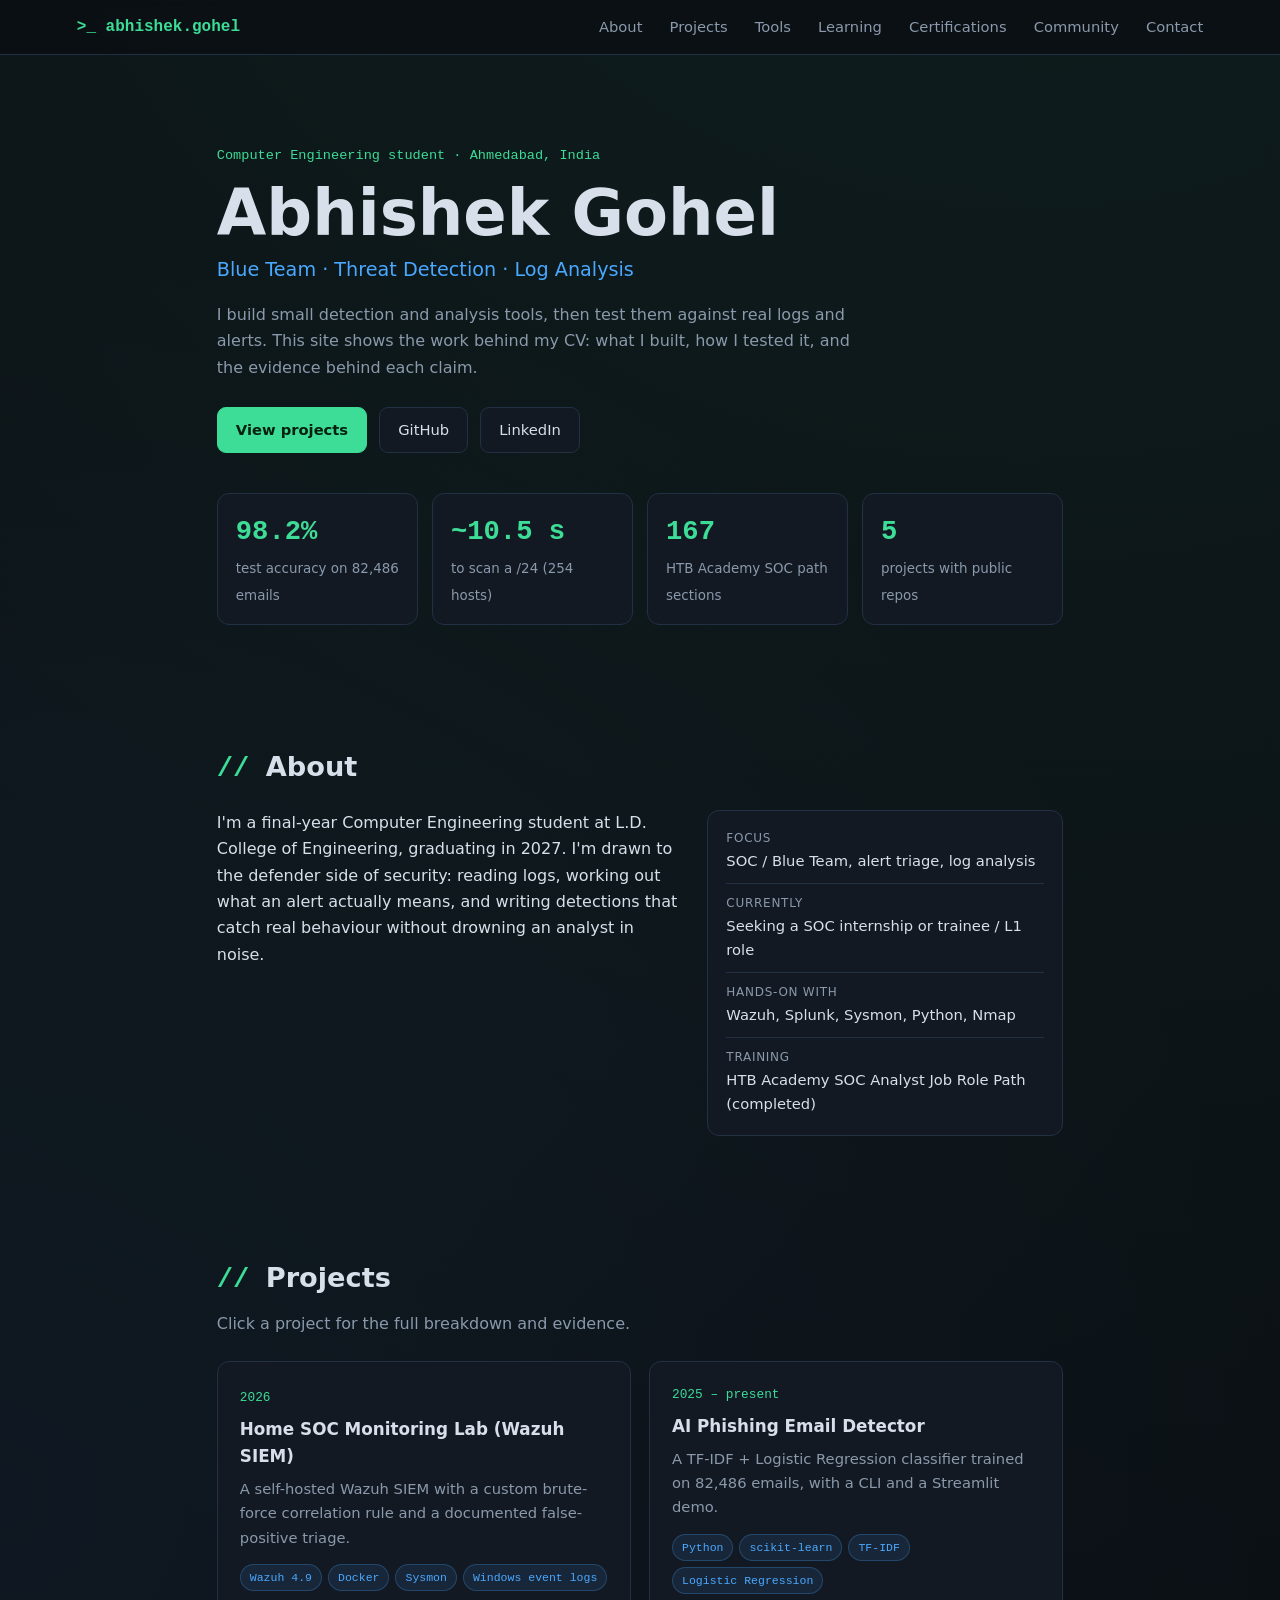
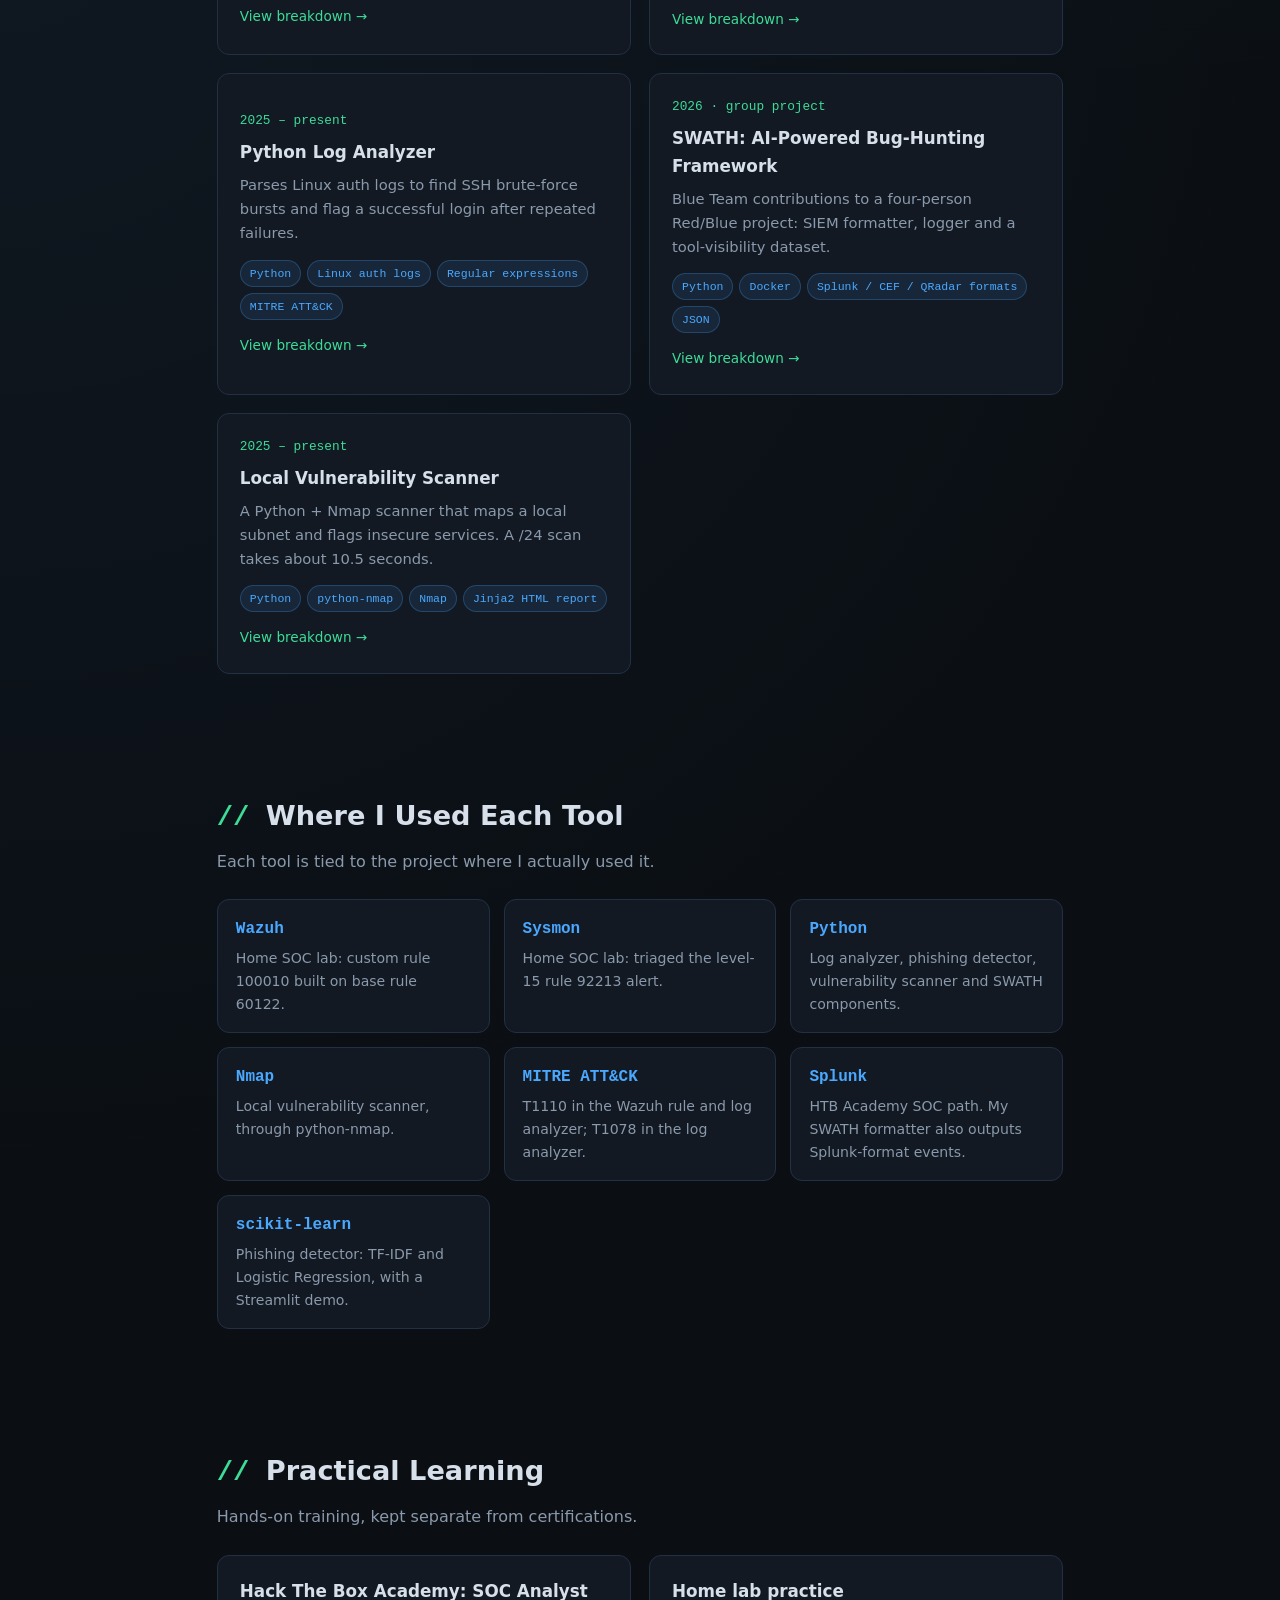
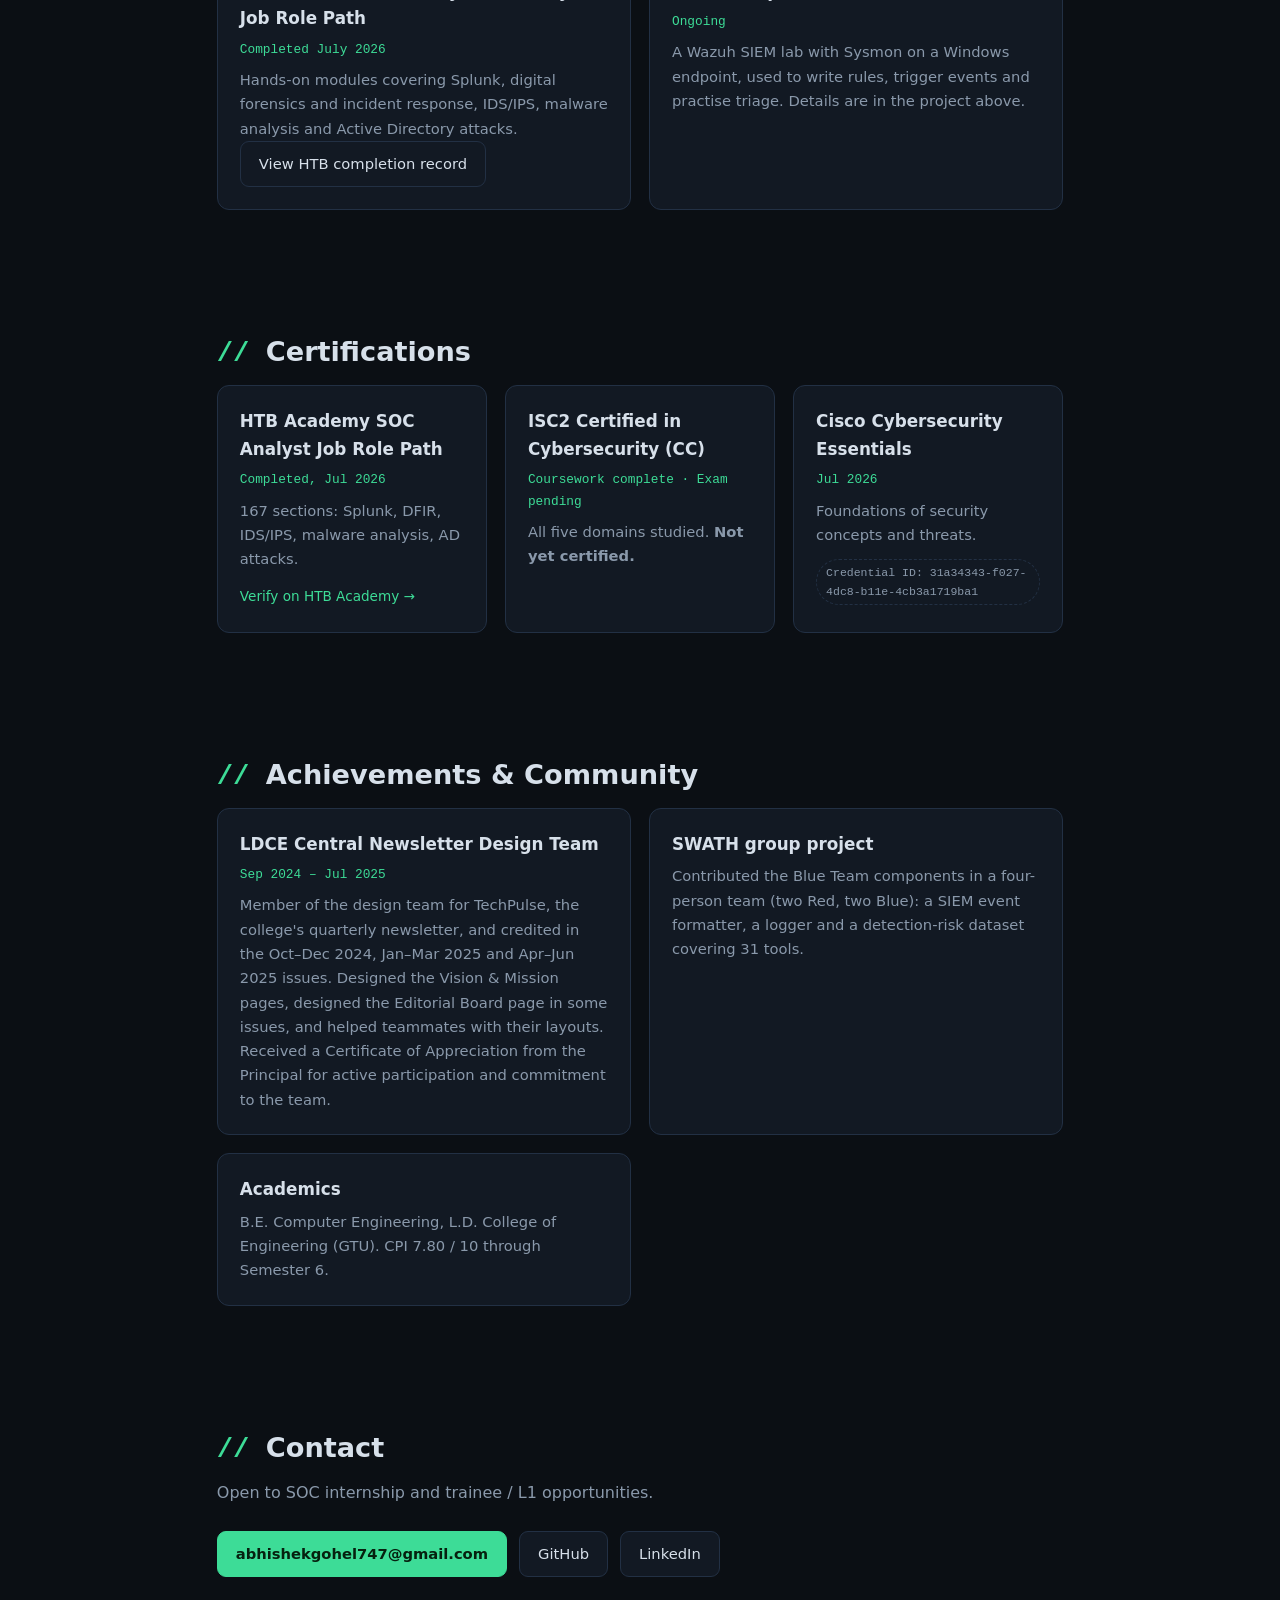
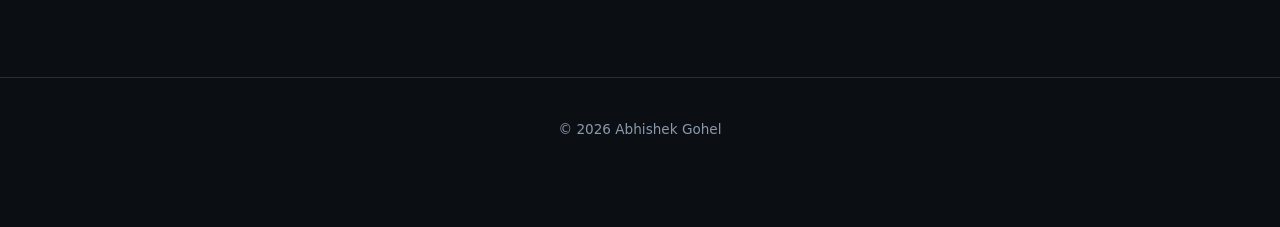
<file: index.html>
<!DOCTYPE html>
<html lang="en">
<head>
  <meta charset="UTF-8">
  <meta name="viewport" content="width=device-width, initial-scale=1">
  <meta name="google-site-verification" content="Nvb4HIpcZ07tBU_FC7w_wVyWfF75xwHcnzjdxRQTcos" />

  <!-- Basic SEO -->
  <title>Abhishek Gohel | Cybersecurity &amp; Blue Team Portfolio</title>
  <meta name="description" content="Abhishek Gohel's cybersecurity portfolio featuring SOC analysis, Wazuh SIEM, threat detection, log analysis, incident investigation, and Blue Team projects with evidence.">
  <meta name="author" content="Abhishek Gohel">
  <meta name="robots" content="index, follow, max-image-preview:large">

  <!-- Preferred URL for this page -->
  <link rel="canonical" href="https://abhi050206.github.io/PORTFOLIO/">

  <!-- Social sharing metadata -->
  <meta property="og:type" content="website">
  <meta property="og:title" content="Abhishek Gohel | Cybersecurity &amp; Blue Team Portfolio">
  <meta property="og:description" content="Explore Abhishek Gohel's SOC projects, Wazuh SIEM lab, threat detection, log analysis, and hands-on Blue Team work.">
  <meta property="og:url" content="https://abhi050206.github.io/PORTFOLIO/">
  <meta property="og:site_name" content="Abhishek Gohel Portfolio">

  <meta name="twitter:card" content="summary">
  <meta name="twitter:title" content="Abhishek Gohel | Cybersecurity Portfolio">
  <meta name="twitter:description" content="SOC analysis, Wazuh SIEM, threat detection, log analysis, and Blue Team projects by Abhishek Gohel.">

  <!-- Structured data: helps search engines identify the person
       represented by this portfolio and connect professional profiles. -->
  <script type="application/ld+json">
  {
    "@context": "https://schema.org",
    "@type": "Person",
    "name": "Abhishek Gohel",
    "url": "https://abhi050206.github.io/PORTFOLIO/",
    "jobTitle": "Aspiring SOC Analyst",
    "description": "Final-year Computer Engineering student at L.D. College of Engineering, Ahmedabad, focused on cybersecurity, SOC analysis, Blue Team operations, SIEM monitoring, threat detection, and log analysis.",
    "sameAs": [
      "https://www.linkedin.com/in/abhishekgohel05/",
      "https://github.com/abhi050206"
    ],
    "knowsAbout": [
      "Cybersecurity",
      "SOC Analysis",
      "Blue Team Operations",
      "SIEM Monitoring",
      "Wazuh",
      "Splunk",
      "Threat Detection",
      "Log Analysis",
      "Incident Investigation",
      "MITRE ATT&CK"
    ]
  }
  </script>

  <link rel="stylesheet" href="style.css">
</head>

<body>
  <header class="nav">
    <a class="brand" href="#top">&gt;_ abhishek.gohel</a>
    <button class="menu-btn" id="menuBtn" aria-label="Toggle menu">Menu</button>
    <nav id="navLinks">
      <a href="#about">About</a>
      <a href="#projects">Projects</a>
      <a href="#tools">Tools</a>
      <a href="#learning">Learning</a>
      <a href="#certs">Certifications</a>
      <a href="#community">Community</a>
      <a href="#contact">Contact</a>
    </nav>
  </header>

  <main id="top">
    <section class="hero">
      <p class="eyebrow">Computer Engineering student · Ahmedabad, India</p>
      <h1>Abhishek Gohel</h1>
      <p class="headline">Blue Team · Threat Detection · Log Analysis</p>
      <p class="lead">I build small detection and analysis tools, then test them against real logs and alerts. This site shows the work behind my CV: what I built, how I tested it, and the evidence behind each claim.</p>

      <div class="btn-row">
        <a class="btn primary" href="#projects">View projects</a>
        <a class="btn" href="https://github.com/abhi050206" target="_blank" rel="noopener noreferrer">GitHub</a>
        <a class="btn" href="https://www.linkedin.com/in/abhishekgohel05/" target="_blank" rel="noopener noreferrer">LinkedIn</a>
      </div>

      <div class="stats">
        <div><strong>98.2%</strong><span>test accuracy on 82,486 emails</span></div>
        <div><strong>~10.5 s</strong><span>to scan a /24 (254 hosts)</span></div>
        <div><strong>167</strong><span>HTB Academy SOC path sections</span></div>
        <div><strong>5</strong><span>projects with public repos</span></div>
      </div>
    </section>

    <section id="about" class="section">
      <h2>About</h2>
      <div class="about-grid">
        <p>I'm a final-year Computer Engineering student at L.D. College of Engineering, graduating in 2027. I'm drawn to the defender side of security: reading logs, working out what an alert actually means, and writing detections that catch real behaviour without drowning an analyst in noise.</p>

        <ul class="facts">
          <li><span>Focus</span>SOC / Blue Team, alert triage, log analysis</li>
          <li><span>Currently</span>Seeking a SOC internship or trainee / L1 role</li>
          <li><span>Hands-on with</span>Wazuh, Splunk, Sysmon, Python, Nmap</li>
          <li><span>Training</span>HTB Academy SOC Analyst Job Role Path (completed)</li>
        </ul>
      </div>
    </section>

    <section id="projects" class="section">
      <h2>Projects</h2>
      <p class="sub">Click a project for the full breakdown and evidence.</p>
      <div class="cards" id="projectCards"></div>
    </section>

    <section id="tools" class="section">
      <h2>Where I Used Each Tool</h2>
      <p class="sub">Each tool is tied to the project where I actually used it.</p>

      <div class="tool-grid">
        <div class="tool">
          <h3>Wazuh</h3>
          <p>Home SOC lab: custom rule 100010 built on base rule 60122.</p>
        </div>

        <div class="tool">
          <h3>Sysmon</h3>
          <p>Home SOC lab: triaged the level-15 rule 92213 alert.</p>
        </div>

        <div class="tool">
          <h3>Python</h3>
          <p>Log analyzer, phishing detector, vulnerability scanner and SWATH components.</p>
        </div>

        <div class="tool">
          <h3>Nmap</h3>
          <p>Local vulnerability scanner, through python-nmap.</p>
        </div>

        <div class="tool">
          <h3>MITRE ATT&amp;CK</h3>
          <p>T1110 in the Wazuh rule and log analyzer; T1078 in the log analyzer.</p>
        </div>

        <div class="tool">
          <h3>Splunk</h3>
          <p>HTB Academy SOC path. My SWATH formatter also outputs Splunk-format events.</p>
        </div>

        <div class="tool">
          <h3>scikit-learn</h3>
          <p>Phishing detector: TF-IDF and Logistic Regression, with a Streamlit demo.</p>
        </div>
      </div>
    </section>

    <section id="learning" class="section">
      <h2>Practical Learning</h2>
      <p class="sub">Hands-on training, kept separate from certifications.</p>

      <div class="cards two">
        <article class="card static">
          <h3>Hack The Box Academy: SOC Analyst Job Role Path</h3>
          <p class="meta">Completed July 2026</p>
          <p>Hands-on modules covering Splunk, digital forensics and incident response, IDS/IPS, malware analysis and Active Directory attacks.</p>

          <div class="btn-row small">
            <a class="btn" href="https://academy.hackthebox.com/achievement/2331213/path/390" target="_blank" rel="noopener noreferrer">View HTB completion record</a>
          </div>
        </article>

        <article class="card static">
          <h3>Home lab practice</h3>
          <p class="meta">Ongoing</p>
          <p>A Wazuh SIEM lab with Sysmon on a Windows endpoint, used to write rules, trigger events and practise triage. Details are in the project above.</p>
        </article>
      </div>
    </section>

    <section id="certs" class="section">
      <h2>Certifications</h2>

      <div class="cards three">
        <article class="card static">
          <h3>HTB Academy SOC Analyst Job Role Path</h3>
          <p class="meta">Completed, Jul 2026</p>
          <p>167 sections: Splunk, DFIR, IDS/IPS, malware analysis, AD attacks.</p>
          <a class="more" href="https://academy.hackthebox.com/achievement/2331213/path/390" target="_blank" rel="noopener noreferrer">Verify on HTB Academy →</a>
        </article>

        <article class="card static">
          <h3>ISC2 Certified in Cybersecurity (CC)</h3>
          <p class="meta">Coursework complete · Exam pending</p>
          <p>All five domains studied. <strong>Not yet certified.</strong></p>
        </article>

        <article class="card static">
          <h3>Cisco Cybersecurity Essentials</h3>
          <p class="meta">Jul 2026</p>
          <p>Foundations of security concepts and threats.</p>
          <span class="tag">Credential ID: 31a34343-f027-4dc8-b11e-4cb3a1719ba1</span>
        </article>
      </div>
    </section>

    <section id="community" class="section">
      <h2>Achievements &amp; Community</h2>

      <div class="cards two">
        <article class="card static">
          <h3>LDCE Central Newsletter Design Team</h3>
          <p class="meta">Sep 2024 – Jul 2025</p>
          <p>Member of the design team for TechPulse, the college's quarterly newsletter, and credited in the Oct–Dec 2024, Jan–Mar 2025 and Apr–Jun 2025 issues. Designed the Vision &amp; Mission pages, designed the Editorial Board page in some issues, and helped teammates with their layouts. Received a Certificate of Appreciation from the Principal for active participation and commitment to the team.</p>
        </article>

        <article class="card static">
          <h3>SWATH group project</h3>
          <p>Contributed the Blue Team components in a four-person team (two Red, two Blue): a SIEM event formatter, a logger and a detection-risk dataset covering 31 tools.</p>
        </article>

        <article class="card static">
          <h3>Academics</h3>
          <p>B.E. Computer Engineering, L.D. College of Engineering (GTU). CPI 7.80 / 10 through Semester 6.</p>
        </article>
      </div>
    </section>

    <section id="contact" class="section">
      <h2>Contact</h2>
      <p class="sub">Open to SOC internship and trainee / L1 opportunities.</p>

      <div class="btn-row">
        <a class="btn primary" href="mailto:abhishekgohel747@gmail.com">abhishekgohel747@gmail.com</a>
        <a class="btn" href="https://github.com/abhi050206" target="_blank" rel="noopener noreferrer">GitHub</a>
        <a class="btn" href="https://www.linkedin.com/in/abhishekgohel05/" target="_blank" rel="noopener noreferrer">LinkedIn</a>
      </div>
    </section>
  </main>

  <footer>
    <p>© <span id="year"></span> Abhishek Gohel</p>
  </footer>

  <div class="modal" id="modal" aria-hidden="true">
    <div class="modal-box" role="dialog" aria-modal="true" aria-labelledby="mTitle">
      <button class="close" id="closeBtn" aria-label="Close">×</button>
      <div id="modalBody"></div>
    </div>
  </div>

  <script src="script.js"></script>
</body>
</html>
</file>
<file: style.css>
:root{
  --bg:#0b0f14; --panel:#121923; --panel2:#17202c; --line:#223044;
  --text:#d7e0ea; --muted:#8a99ab; --accent:#3ddc97; --accent2:#4aa8ff;
  --radius:12px;
}
*{box-sizing:border-box;margin:0;padding:0}
html{scroll-behavior:smooth}
body{
  background:var(--bg);color:var(--text);
  font-family:Inter,system-ui,-apple-system,"Segoe UI",Roboto,sans-serif;
  line-height:1.65;
  background-image:radial-gradient(circle at 80% -10%,rgba(61,220,151,.08),transparent 40%),
                   radial-gradient(circle at 0% 30%,rgba(74,168,255,.06),transparent 35%);
}
a{color:var(--accent2);text-decoration:none}
.nav{
  position:sticky;top:0;z-index:20;display:flex;justify-content:space-between;align-items:center;
  padding:14px 6vw;background:rgba(11,15,20,.88);backdrop-filter:blur(8px);border-bottom:1px solid var(--line);
}
.brand{font-family:ui-monospace,Menlo,Consolas,monospace;color:var(--accent);font-weight:600}
nav a{color:var(--muted);margin-left:22px;font-size:.92rem;transition:color .2s}
nav a:hover{color:var(--text)}
.menu-btn{display:none;background:none;border:1px solid var(--line);color:var(--text);padding:6px 12px;border-radius:8px;cursor:pointer}

.hero{padding:90px 6vw 60px;max-width:1000px;margin:0 auto;animation:fade .8s ease both}
.eyebrow{color:var(--accent);font-family:ui-monospace,Menlo,Consolas,monospace;font-size:.85rem}
h1{font-size:clamp(2.4rem,6vw,4rem);line-height:1.1;margin:10px 0 6px}
.headline{font-size:1.2rem;color:var(--accent2);margin-bottom:16px}
.lead{max-width:640px;color:var(--muted);margin-bottom:26px}
.btn-row{display:flex;flex-wrap:wrap;gap:12px}
.btn{
  display:inline-block;padding:10px 18px;border:1px solid var(--line);border-radius:9px;
  color:var(--text);background:var(--panel);font-size:.92rem;cursor:pointer;
  transition:transform .2s,border-color .2s,background .2s;
}
.btn:hover{transform:translateY(-2px);border-color:var(--accent)}
.btn.primary{background:var(--accent);color:#06210f;border-color:var(--accent);font-weight:600}
.btn.ghost{color:var(--muted);border-style:dashed;cursor:default}
.btn.ghost:hover{transform:none;border-color:var(--line)}
.btn.small{padding:7px 12px;font-size:.84rem}

.terminal{
  margin-top:38px;max-width:520px;padding:16px 18px;background:#080b10;border:1px solid var(--line);
  border-radius:var(--radius);font-family:ui-monospace,Menlo,Consolas,monospace;font-size:.84rem;line-height:1.8;
}
.dim{color:var(--muted)} .ok{color:var(--accent)}
.cursor{animation:blink 1.1s steps(2) infinite}

.section{padding:60px 6vw;max-width:1000px;margin:0 auto}
h2{font-size:1.7rem;margin-bottom:8px}
h2::before{content:"// ";color:var(--accent);font-family:ui-monospace,Menlo,Consolas,monospace}
.sub{color:var(--muted);margin-bottom:24px}

.about-grid{display:grid;grid-template-columns:1.3fr 1fr;gap:28px;margin-top:18px}
.facts{list-style:none;background:var(--panel);border:1px solid var(--line);border-radius:var(--radius);padding:8px 18px}
.facts li{padding:10px 0;border-bottom:1px solid var(--line);font-size:.92rem}
.facts li:last-child{border:none}
.facts span{display:block;color:var(--muted);font-size:.75rem;text-transform:uppercase;letter-spacing:.06em}

.cards{display:grid;gap:18px;grid-template-columns:repeat(auto-fill,minmax(290px,1fr))}
.cards.two{grid-template-columns:repeat(auto-fit,minmax(300px,1fr))}
.cards.three{grid-template-columns:repeat(auto-fit,minmax(250px,1fr))}
.card{
  background:var(--panel);border:1px solid var(--line);border-radius:var(--radius);padding:22px;
  text-align:left;color:var(--text);font:inherit;cursor:pointer;
  transition:transform .25s,border-color .25s,background .25s;
}
.card:hover{transform:translateY(-4px);border-color:var(--accent);background:var(--panel2)}
.card.static{cursor:default}
.card.static:hover{transform:none;border-color:var(--line);background:var(--panel)}
.card h3{font-size:1.05rem;margin-bottom:6px}
.card p{color:var(--muted);font-size:.92rem}
.meta{color:var(--accent)!important;font-size:.8rem!important;font-family:ui-monospace,Menlo,Consolas,monospace;margin-bottom:8px}
.chips{display:flex;flex-wrap:wrap;gap:6px;margin-top:14px}
.chip,.tag{
  font-family:ui-monospace,Menlo,Consolas,monospace;font-size:.72rem;padding:3px 9px;border-radius:999px;
  background:rgba(74,168,255,.1);color:var(--accent2);border:1px solid rgba(74,168,255,.25);
}
.tag{display:inline-block;margin-top:12px;color:var(--muted);background:none;border-style:dashed;border-color:var(--line)}
.more{display:inline-block;margin-top:14px;color:var(--accent);font-size:.85rem}

.empty{background:var(--panel);border:1px dashed var(--line);border-radius:var(--radius);padding:22px;color:var(--muted)}
.empty strong{color:var(--text)}

footer{text-align:center;padding:40px;color:var(--muted);font-size:.85rem;border-top:1px solid var(--line);margin-top:40px}

/* stats strip */
.stats{display:grid;grid-template-columns:repeat(auto-fit,minmax(150px,1fr));gap:14px;margin-top:40px}
.stats div{background:var(--panel);border:1px solid var(--line);border-radius:var(--radius);padding:16px 18px;transition:border-color .25s,transform .25s}
.stats div:hover{border-color:var(--accent);transform:translateY(-3px)}
.stats strong{display:block;font-size:1.7rem;color:var(--accent);font-family:ui-monospace,Menlo,Consolas,monospace}
.stats span{color:var(--muted);font-size:.84rem}

/* tools */
.tool-grid{display:grid;gap:14px;grid-template-columns:repeat(auto-fill,minmax(260px,1fr))}
.tool{background:var(--panel);border:1px solid var(--line);border-radius:var(--radius);padding:16px 18px}
.tool h3{font-size:1rem;color:var(--accent2);font-family:ui-monospace,Menlo,Consolas,monospace;margin-bottom:4px}
.tool p{color:var(--muted);font-size:.88rem}

/* flow + screenshots */
.flow-title{color:var(--muted)!important;font-size:.82rem!important;margin:10px 0 6px}
.flow{display:flex;flex-wrap:wrap;gap:8px;align-items:center}
.flow .step{background:var(--panel2);border:1px solid var(--line);border-radius:8px;padding:6px 10px;font-size:.8rem;color:var(--text)}
.flow .arrow{color:var(--accent)}
.shots{display:grid;grid-template-columns:repeat(auto-fill,minmax(220px,1fr));gap:12px;margin-top:14px}
.shots figure{background:var(--panel2);border:1px solid var(--line);border-radius:10px;overflow:hidden}
.shots img{display:block;width:100%;height:150px;object-fit:cover;object-position:top left;transition:transform .25s}
.shots a:hover img{transform:scale(1.03)}
.shots figcaption{padding:8px 10px;font-size:.78rem;color:var(--muted)}

/* modal */
.modal{position:fixed;inset:0;background:rgba(5,8,12,.8);display:none;align-items:flex-start;justify-content:center;overflow-y:auto;padding:5vh 4vw;z-index:50}
.modal.open{display:flex;animation:fade .25s ease both}
.modal-box{position:relative;background:var(--panel);border:1px solid var(--line);border-radius:var(--radius);padding:30px;max-width:780px;width:100%}
.close{position:absolute;top:12px;right:16px;background:none;border:none;color:var(--muted);font-size:1.8rem;cursor:pointer}
.close:hover{color:var(--text)}
.modal-box h3{font-size:1.5rem;margin-bottom:4px}
.q{margin-top:22px}
.q h4{font-size:.78rem;text-transform:uppercase;letter-spacing:.08em;color:var(--accent);margin-bottom:6px;font-family:ui-monospace,Menlo,Consolas,monospace}
.q p,.q li{color:var(--text);font-size:.95rem}
.q ul{padding-left:20px}
.q li{margin-bottom:4px}
.evidence{display:flex;flex-wrap:wrap;gap:10px;margin-top:8px}

@keyframes fade{from{opacity:0;transform:translateY(8px)}to{opacity:1;transform:none}}
@keyframes blink{50%{opacity:0}}

@media (max-width:760px){
  .menu-btn{display:block}
  nav{display:none;position:absolute;top:100%;left:0;right:0;background:var(--bg);flex-direction:column;padding:10px 6vw;border-bottom:1px solid var(--line)}
  nav.open{display:flex}
  nav a{margin:0;padding:10px 0}
  .about-grid{grid-template-columns:1fr}
  .hero{padding-top:60px}
  .modal-box{padding:22px}
}
@media (prefers-reduced-motion:reduce){*{animation:none!important;transition:none!important}html{scroll-behavior:auto}}
</file>
